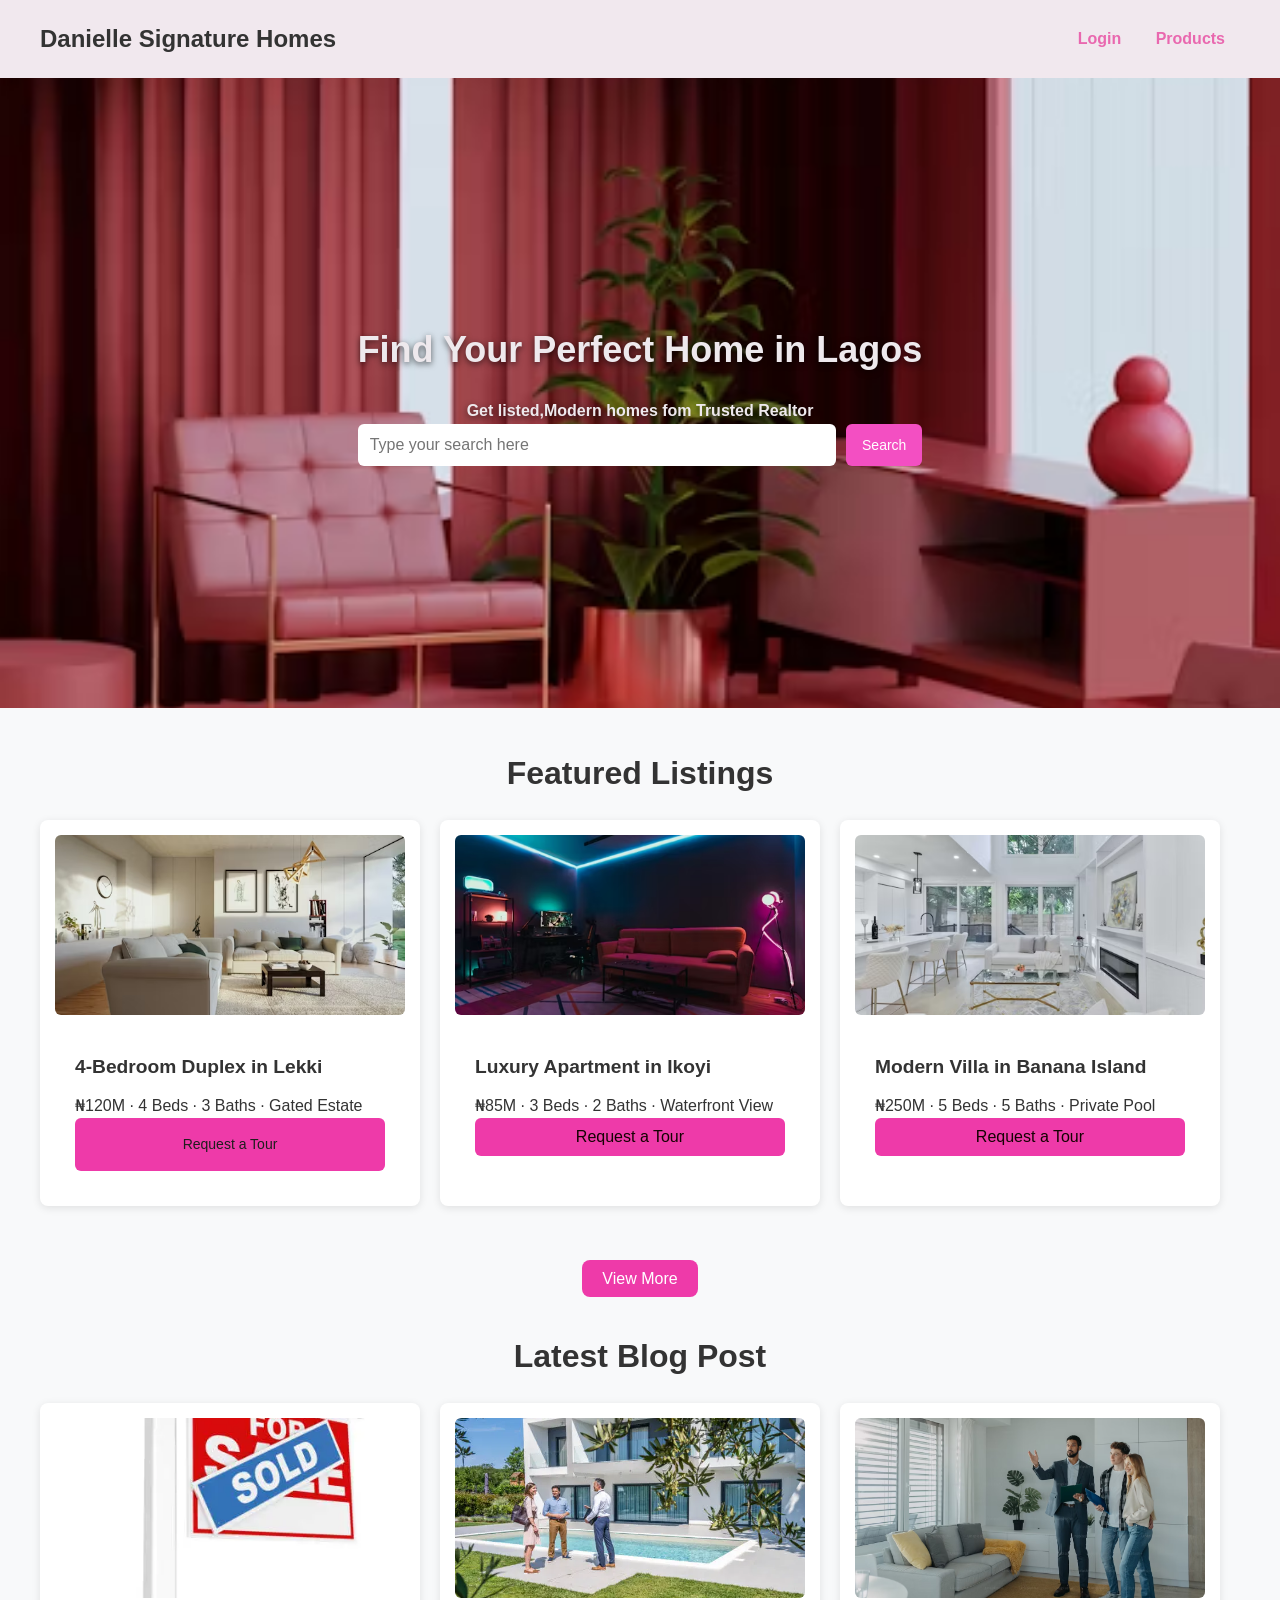
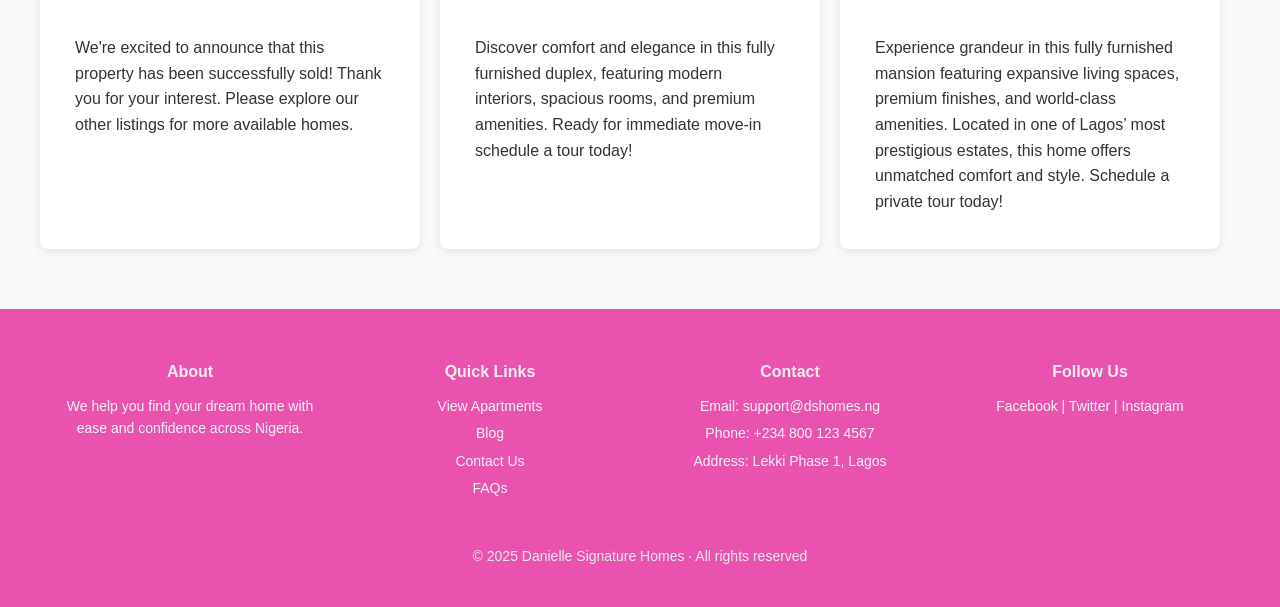
<file: index.html>
<!DOCTYPE html>
<html lang="en">

<head>
  <meta charset="UTF-8" />
  <meta name="viewport" content="width=device-width, initial-scale=1.0" />
  <title>Danielle Signature Homes</title>
  <link href="https://fonts.googleapis.com/css2?family=Poppins:wght@400;600&display=swap" rel="stylesheet">
  <link rel="stylesheet" href="style.css" />
</head>

<body>
  <header>
    <h2>Danielle Signature Homes</h2>
    <nav>
      <a href="login.html">Login</a>
      <a href="product.html">Products</a>
    </nav>
  </header>

  <section class="hero">
    <div class="hero-overlay">
      <h1>Find Your Perfect Home in Lagos</h1>
      <h4>Get listed,Modern homes fom Trusted Realtor</h4>

      <form class="search-form">
        <input type="text" placeholder="Type your search here" />
        <button type="submit">Search</button>
      </form>
    </div>
  </section>




  <h2 class="section-title">Featured Listings</h2>
  <section class="properties">
    <div class="listing-grid">
      <div class="listing-card">
        <img src="./images/1st page.avif" class="card-img-top" alt="Property">
        <div class="card-content">
          <h3>4-Bedroom Duplex in Lekki</h3>
          <p>₦120M · 4 Beds · 3 Baths · Gated Estate</p>
          <a href="products.html" class="btn"> Request a Tour</a>
        </div>
      </div>


      <div class="listing-card">
        <img src="./images/2nd pic.avif" class="card-img-top" alt="Property">
        <div class="card-content">
          <h3>Luxury Apartment in Ikoyi</h3>
          <p>₦85M · 3 Beds · 2 Baths · Waterfront View</p>
          <button>Request a Tour</button>
        </div>
      </div>

      <div class="listing-card">
        <img src="./images/high class.avif" class="card-img-top" alt="Property">
        <div class="card-content">
          <h3>Modern Villa in Banana Island</h3>
          <p>₦250M · 5 Beds · 5 Baths · Private Pool</p>
          <button>Request a Tour</button>
        </div>

      </div>

  </section>

  <div class="view-more-container">
    <a href="apartment.html" class="btn-more">View More</a>
  </div>


  <h2 class="section-title">Latest Blog Post</h2>
  <section class="properties">
    <div class="listing-grid">
      <div class="listing-card">
        <img src="./images/sold out.webp" class="card-img-top" alt="Property">
        <div class="card-content">
          <p>We're excited to announce that this property has been successfully sold! Thank you for your interest.
            Please explore our other listings for more available homes.</p>
        </div>
      </div>


      <div class="listing-card">
        <img src="./images/realtor.webp" class="card-img-top" alt="Property">
        <div class="card-content">
          <p>Discover comfort and elegance in this fully furnished duplex, featuring modern interiors, spacious rooms,
            and premium amenities. Ready for immediate move-in schedule a tour today!</p>
        </div>
      </div>

      <div class="listing-card">
        <img src="./images/realtor 2.avif" class="card-img-top" alt="Property">
        <div class="card-content">
          <p>Experience grandeur in this fully furnished mansion featuring expansive living spaces, premium finishes,
            and world-class amenities. Located in one of Lagos’ most prestigious estates, this home offers unmatched
            comfort and style. Schedule a private tour today!</p>
        </div>

      </div>

  </section>



  <footer class="site-footer">
    <div class="footer-columns">
      <div class="footer-column">
        <h4>About</h4>
        <p>We help you find your dream home with ease and confidence across Nigeria.</p>
      </div>

      <div class="footer-column">
        <h4>Quick Links</h4>
        <p>View Apartments</p>
        <p>Blog</p>
        <p>Contact Us</p>
        <p>FAQs</p>
      </div>

      <div class="footer-column">
        <h4>Contact</h4>
        <p>Email: support@dshomes.ng</p>
        <p>Phone: +234 800 123 4567</p>
        <p>Address: Lekki Phase 1, Lagos</p>
      </div>

      <div class="footer-column">
        <h4>Follow Us</h4>
        <p>Facebook | Twitter | Instagram</p>
      </div>
    </div>

    <div class="footer-bottom">
      &copy; 2025 Danielle Signature Homes · All rights reserved
    </div>
  </footer>


  <div id="emailPopup" class="modal-overlay">
    <div class="modal">

      <div class="modal-left">
        <h2 class="text-3xl font-extrabold text-gray-800 mb-4 leading-tight">
          BE THE FIRST TO KNOW ABOUT NEW PRODUCTS AND DEALS
        </h2>
        <p class="text-gray-700 mb-6">Sign up to receive our email newsletters!</p>
        <input type="email" placeholder="Email" class="email-input mb-4" />
        <button class="continue-button">Continue</button>
      </div>

      <div class="modal-right">
        <img src="./images/house.avif" alt="Eight Ounce Products" class="rounded-lg object-cover">
        <button id="closePopup" class="close-button" aria-label="Close pop-up">
          &times;
        </button>
    </div>
  </div>

  <script src="script.js"></script>
</body>

</html>
</file>
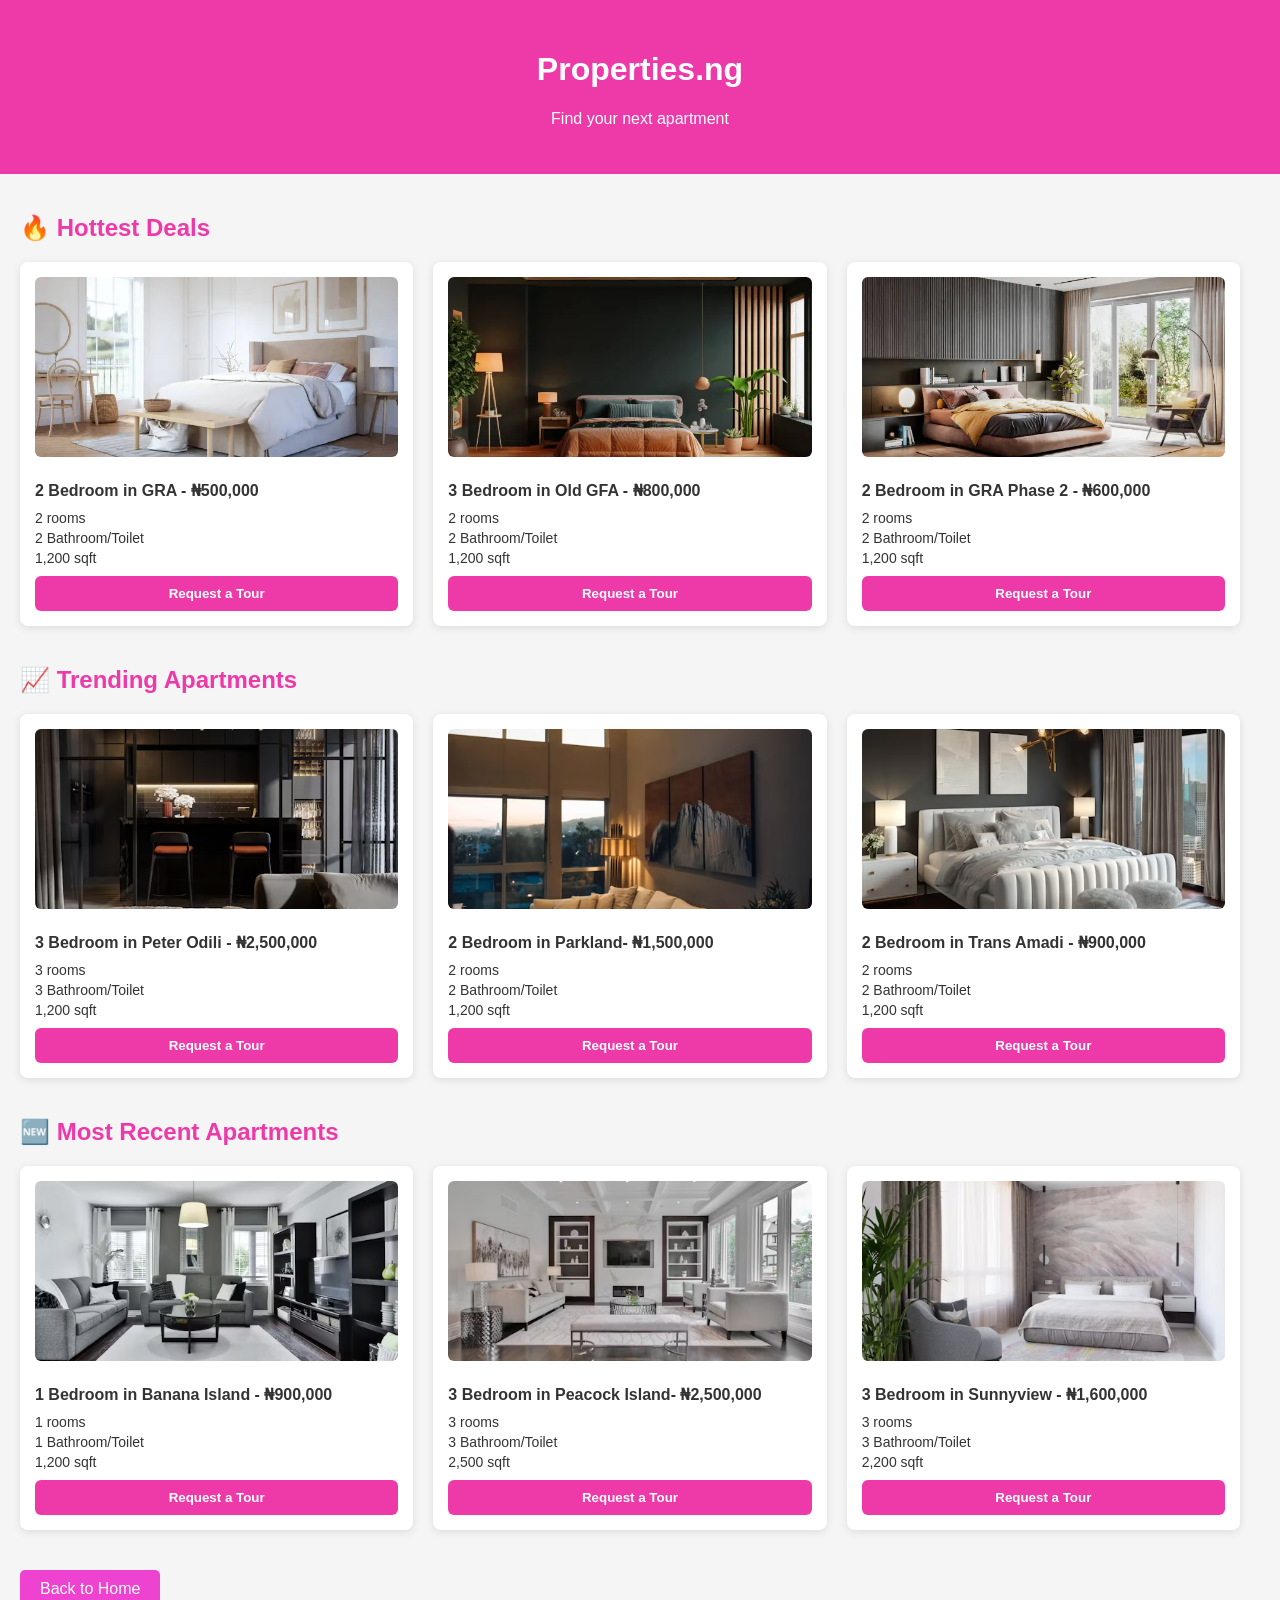
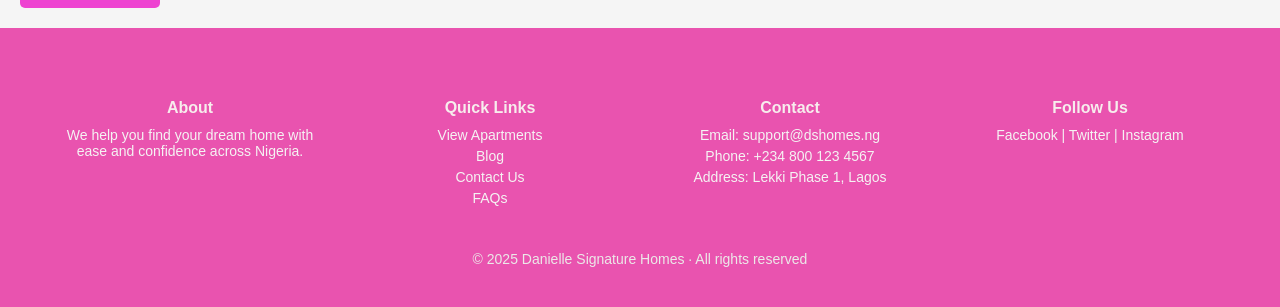
<file: apartment.html>
<!DOCTYPE html>
<html lang="en">

<head>
    <meta charset="UTF-8" />
    <meta name="viewport" content="width=device-width, initial-scale=1.0" />
    <title>Apartment Listings</title>
    <link rel="stylesheet" href="apartment.css" />
</head>

<body>
    <header>
        <h1>Properties.ng</h1>
        <p>Find your next apartment</p>
    </header>

    <main>
        <section class="listing-section">
            <h2>🔥 Hottest Deals</h2>
            <div class="listing-grid">
                <div class="listing-card">
                    <img src="./images/1 bedroom.webp" alt="Rumuigbo apartment" />
                    <h3>2 Bedroom in GRA - ₦500,000</h3>
                    <ul>
                        <li>2 rooms</li>
                        <li>2 Bathroom/Toilet</li>
                        <li>1,200 sqft</li>
                    </ul>
                    <button>Request a Tour</button>
                </div>

                <div class="listing-card">
                    <img src="./images/2 bedroom.webp" alt="Rumuola apartment" />
                    <h3>3 Bedroom in Old GFA - ₦800,000</h3>
                    <ul>
                        <li>2 rooms</li>
                        <li>2 Bathroom/Toilet</li>
                        <li>1,200 sqft</li>
                    </ul>
                    <button>Request a Tour</button>
                </div>

                <div class="listing-card">
                    <img src="./images/3 bedroom.webp" alt="Rumukuta apartment" />
                    <h3>2 Bedroom in GRA Phase 2 - ₦600,000</h3>
                    <ul>
                        <li>2 rooms</li>
                        <li>2 Bathroom/Toilet</li>
                        <li>1,200 sqft</li>
                    </ul>
                    <button>Request a Tour</button>
                </div>
            </div>
        </section>

        <section class="listing-section">
            <h2>📈 Trending Apartments</h2>
            <div class="listing-grid">
                <div class="listing-card">
                    <img src="./images/1 bed apartment.avif" alt="Rupokwu apartment" />
                    <h3>3 Bedroom in Peter Odili - ₦2,500,000</h3>
                    <ul>
                        <li>3 rooms</li>
                        <li>3 Bathroom/Toilet</li>
                        <li>1,200 sqft</li>
                    </ul>
                    <button>Request a Tour</button>
                </div>
                <div class="listing-card">
                    <img src="./images/2 bed apartment.avif" alt="Rumuekini apartment" />
                    <h3>2 Bedroom in Parkland- ₦1,500,000</h3>
                    <ul>
                        <li>2 rooms</li>
                        <li>2 Bathroom/Toilet</li>
                        <li>1,200 sqft</li>
                    </ul>
                    <button>Request a Tour</button>
                </div>
                <div class="listing-card">
                    <img src="./images/3 bed apartment.avif" alt="Trans Amadi apartment" />
                    <h3>2 Bedroom in Trans Amadi - ₦900,000</h3>
                    <ul>
                        <li>2 rooms</li>
                        <li>2 Bathroom/Toilet</li>
                        <li>1,200 sqft</li>
                    </ul>
                    <button>Request a Tour</button>
                </div>
            </div>
        </section>

        <section class="listing-section">
            <h2>🆕 Most Recent Apartments</h2>
            <div class="listing-grid">
                <div class="listing-card">
                    <img src="./images/2s bed apartment.avif" alt="Eneka apartment" />
                    <h3>1 Bedroom in Banana Island - ₦900,000</h3>
                    <ul>
                        <li>1 rooms</li>
                        <li>1 Bathroom/Toilet</li>
                        <li>1,200 sqft</li>
                    </ul>
                    <button>Request a Tour</button>
                </div>
                <div class="listing-card">
                    <img src="./images/3s bed  apartment.avif" alt="Rumuola apartment" />
                    <h3>3 Bedroom in Peacock Island- ₦2,500,000</h3>
                    <ul>
                        <li>3 rooms</li>
                        <li>3 Bathroom/Toilet</li>
                        <li>2,500 sqft</li>
                    </ul>
                    <button>Request a Tour</button>
                </div>
                <div class="listing-card">
                    <img src="./images/self contain.avif" alt="Rumukuta apartment" />
                    <h3>3 Bedroom in Sunnyview - ₦1,600,000</h3>
                    <ul>
                        <li>3 rooms</li>
                        <li>3 Bathroom/Toilet</li>
                        <li>2,200 sqft</li>
                    </ul>
                    <button>Request a Tour</button>
                </div>
            </div>

        

        </section>
        <a href="index.html" class="btn"> Back to Home</a>
    </main>

   

     <footer class="site-footer">
  <div class="footer-columns">
    <div class="footer-column">
      <h4>About</h4>
      <p>We help you find your dream home with ease and confidence across Nigeria.</p>
    </div>

    <div class="footer-column">
      <h4>Quick Links</h4>
      <p>View Apartments</p>
      <p>Blog</p>
      <p>Contact Us</p>
      <p>FAQs</p>
    </div>

    <div class="footer-column">
      <h4>Contact</h4>
      <p>Email: support@dshomes.ng</p>
      <p>Phone: +234 800 123 4567</p>
      <p>Address: Lekki Phase 1, Lagos</p>
    </div>

    <div class="footer-column">
      <h4>Follow Us</h4>
      <p>Facebook | Twitter | Instagram</p>
    </div>
  </div>

  <div class="footer-bottom">
    &copy; 2025 Danielle Signature Homes · All rights reserved
  </div>
 </footer>
</body>

</html>
</file>
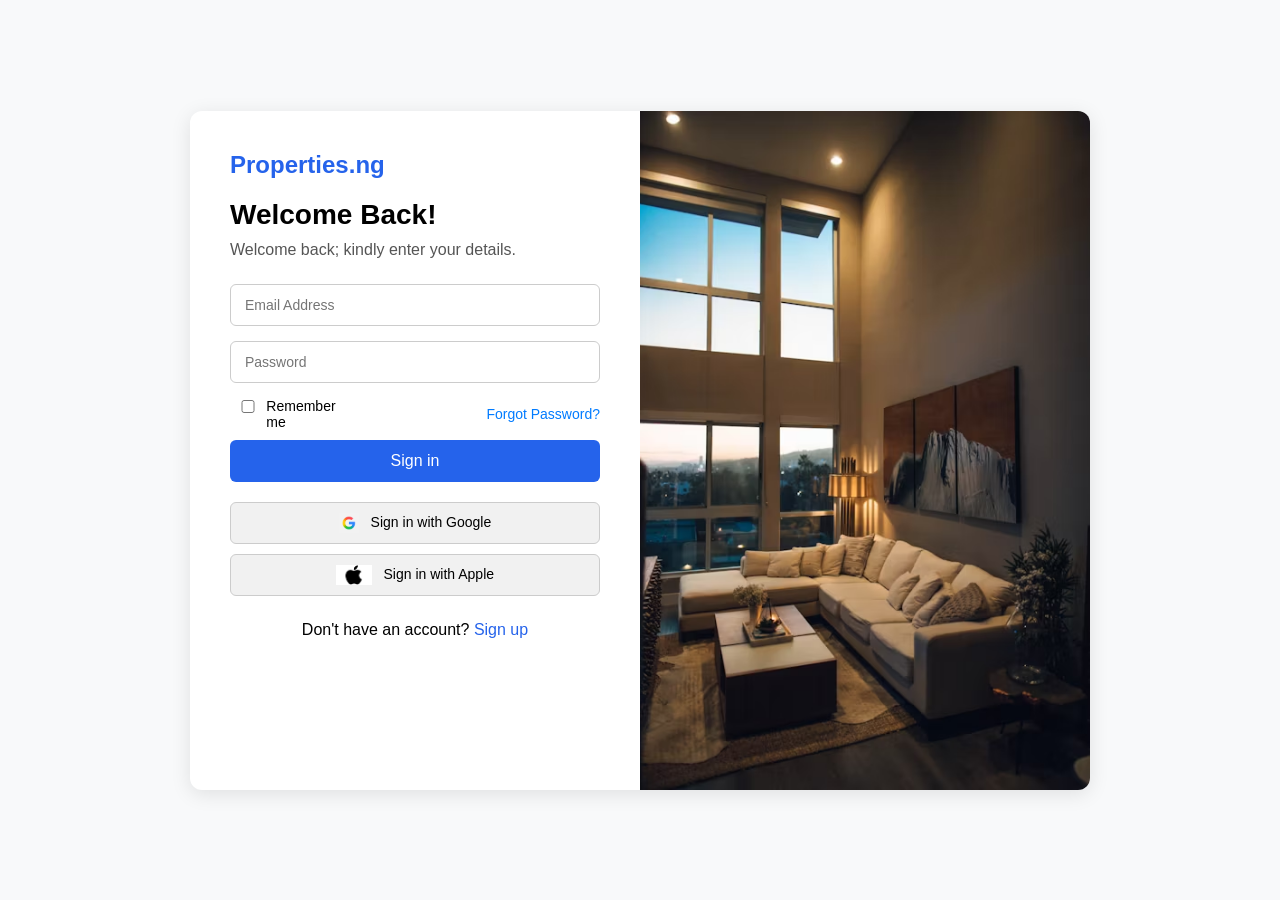
<file: login.html>
<!DOCTYPE html>
<html lang="en">

<head>
  <meta charset="UTF-8" />
  <meta name="viewport" content="width=device-width, initial-scale=1.0" />
  <title>Login | Properties.ng</title>
  <link rel="stylesheet" href="login.css " />

</head>

<body>
  <div class="container">
    <div class="flex" style="display: flex;">
      <div class="login-box">
        <div class="logo">Properties.ng</div>
        <h2>Welcome Back!</h2>
        <p>Welcome back; kindly enter your details.</p>
        <form>
          <input type="email" placeholder="Email Address" required />
          <input type="password" placeholder="Password" required />
          <div class="options">
            <label><input type="checkbox" />Remember me</label>
            <a href="#">Forgot Password?</a>
          </div>
          <button type="submit">Sign in</button>
          <div class="social-login">
            <button type="button">
              <img src="./images/google logo.jpeg" alt="Google logo"
                style="height:20px; vertical-align:middle; margin-right:8px;" />
              Sign in with Google
            </button>
            <button type="button">
              <img src="./images/apple logo.png" alt="Apple logo"
                style="height:20px; vertical-align:middle; margin-right:8px;" />
              Sign in with Apple
            </button>
          </div>
          <div class="signup">
            Don't have an account? <a href="#">Sign up</a>
          </div>
        </form>
      </div>
      <div class="right"><img src="./images/loginn.avif"/></div>
    </div>
</body>

</html>
</file>
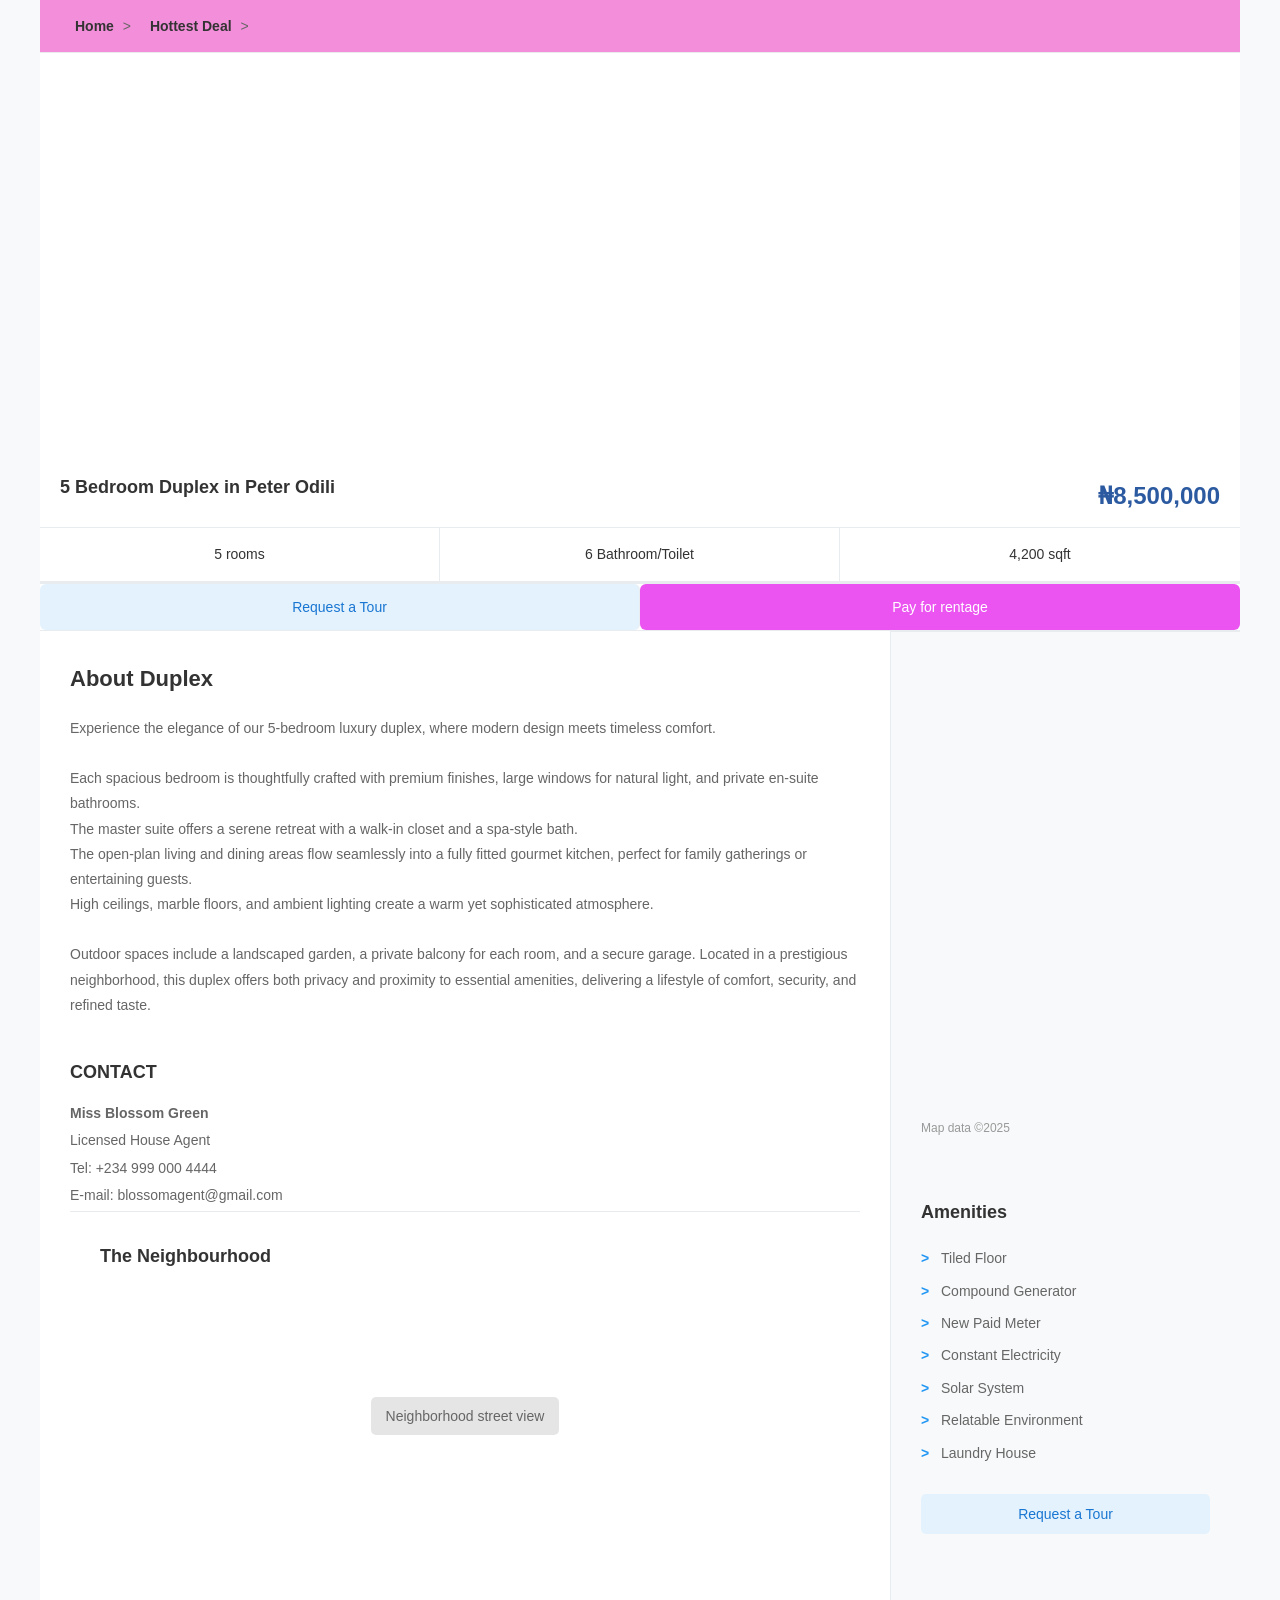
<file: product.html>
<!DOCTYPE html>
<html lang="en">
<head>
    <meta charset="UTF-8">
    <meta name="viewport" content="width=device-width, initial-scale=1.0">
    <title>Real Estate Listing</title>
    <link rel="stylesheet" href="style.css">
</head>
<body>
    <div class="container">
        
        <nav class="nav">
            <div class="nav-links">
                <a href="index.html">Home</a> > <a href="apartment.html">Hottest Deal</a> >
            </div>
        </nav>

        
        <div class="hero-image"></div>

        
        <div class="property-header">
            <h1 class="property-title">5 Bedroom Duplex in Peter Odili </h1>
            <div class="property-price">₦8,500,000</div>
        </div>

        
        <div class="property-details">
            <div class="detail-item">5 rooms</div>
            <div class="detail-item">6 Bathroom/Toilet</div>
            <div class="detail-item">4,200 sqft</div>
        </div>

        
        <div class="action-buttons">
            <button class="btn btn-outline">Request a Tour</button>
            <button class="btn btn-primary">Pay for rentage</button>
        </div>

        
        <div class="main-content">
            <div class="content-left">
                
                <section class="about-section">
                    <h2>About Duplex</h2>
                    <div class="about-text">
                        Experience the elegance of our 5-bedroom luxury duplex, where modern design meets timeless comfort.<br><br>
                        
                        Each spacious bedroom is thoughtfully crafted with premium finishes, large windows for natural light, and private en-suite bathrooms.<br>
                        The master suite offers a serene retreat with a walk-in closet and a spa-style bath.<br>
                        The open-plan living and dining areas flow seamlessly into a fully fitted gourmet kitchen, perfect for family gatherings or entertaining guests. <br>
                        High ceilings, marble floors, and ambient lighting create a warm yet sophisticated atmosphere.<br><br>
                        
                        Outdoor spaces include a landscaped garden, a private balcony for each room, and a secure garage. Located in a prestigious neighborhood, this duplex offers both privacy and proximity to essential amenities, delivering a lifestyle of comfort, security, and refined taste.
                    </div>
                </section>

                
                <section class="contact-section">
                    <h3>CONTACT</h3>
                    <div class="contact-info">
                        <div><strong>Miss Blossom Green</strong></div>
                        <div>Licensed House Agent</div>
                        <div>Tel: +234 999 000 4444</div>
                        <div>E-mail: blossomagent@gmail.com</div>
                    </div>
                </section>

                
                <section class="neighborhood-section">
                    <h3>The Neighbourhood</h3>
                    <div class="neighborhood-image"></div>
                </section>
            </div>

            <div class="content-right">
              
                <section class="map-section">
                    <div class="map-container"></div>
                    <iframe src="https://www.google.com/maps/embed?pb=!1m18!1m12!1m3!1d496.97956339057646!2d7.0461944456258445!3d4.798104774683191!2m3!1f0!2f0!3f0!3m2!1i1024!2i768!4f13.1!3m3!1m2!1s0x1069cd3bd2b509a5%3A0x190e3948177ed028!2sLivinchun%20supermarket!5e0!3m2!1sen!2sng!4v1755093261495!5m2!1sen!2sng" height="450" style="border:0; width: 100%;" allowfullscreen="" loading="lazy" referrerpolicy="no-referrer-when-downgrade">"</iframe>
                    <div class="map-credit">Map data ©2025</div>
                </section>

                
                <section class="amenities-section">
                    <h3>Amenities</h3>
                    <ul class="amenities-list">
                        <li>Tiled Floor</li>
                        <li>Compound Generator</li>
                        <li>New Paid Meter</li>
                        <li>Constant Electricity</li>
                        <li>Solar System</li>
                        <li>Relatable Environment</li>
                        <li>Laundry House</li>
                    </ul>
                    <button class="amenities-btn">Request a Tour</button>
                </section>
            </div>
        </div>
    </div>

    <script src="script.js"></script>
</body>
</html>
</file>
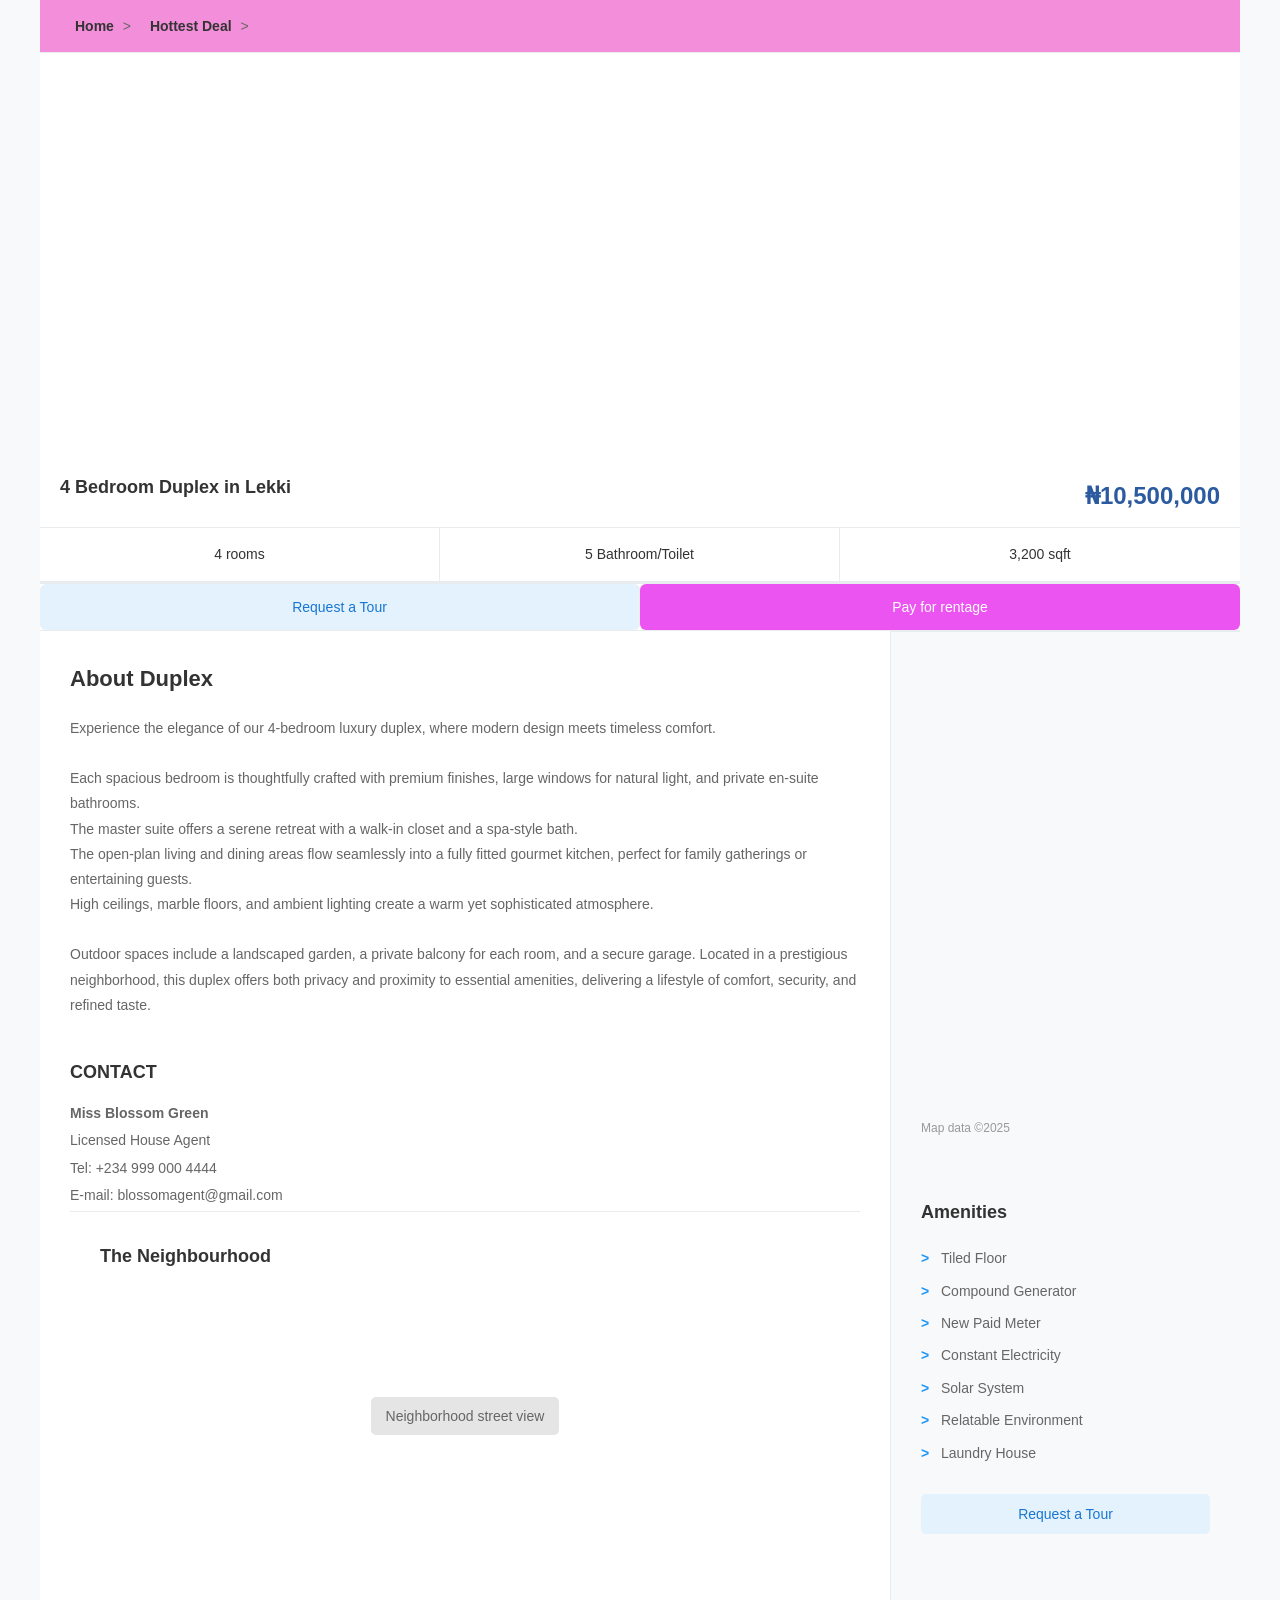
<file: products.html>
<!DOCTYPE html>
<html lang="en">
<head>
    <meta charset="UTF-8">
    <meta name="viewport" content="width=device-width, initial-scale=1.0">
    <title>Real Estate Listing</title>
    <link rel="stylesheet" href="style.css">
</head>
<body>
    <div class="container">
        
        <nav class="nav">
            <div class="nav-links">
                <a href="index.html">Home</a> > <a href="apartment.html">Hottest Deal</a> >
            </div>
        </nav>

        
        <div class="hero-image"></div>

        
        <div class="property-header">
            <h1 class="property-title">4 Bedroom Duplex in Lekki </h1>
            <div class="property-price">₦10,500,000</div>
        </div>

        
        <div class="property-details">
            <div class="detail-item">4 rooms</div>
            <div class="detail-item">5 Bathroom/Toilet</div>
            <div class="detail-item">3,200 sqft</div>
        </div>

        
        <div class="action-buttons">
            <button class="btn btn-outline">Request a Tour</button>
            <button class="btn btn-primary">Pay for rentage</button>
        </div>

        
        <div class="main-content">
            <div class="content-left">
                
                <section class="about-section">
                    <h2>About Duplex</h2>
                    <div class="about-text">
                        Experience the elegance of our 4-bedroom luxury duplex, where modern design meets timeless comfort.<br><br>
                        
                        Each spacious bedroom is thoughtfully crafted with premium finishes, large windows for natural light, and private en-suite bathrooms.<br>
                        The master suite offers a serene retreat with a walk-in closet and a spa-style bath.<br>
                        The open-plan living and dining areas flow seamlessly into a fully fitted gourmet kitchen, perfect for family gatherings or entertaining guests. <br>
                        High ceilings, marble floors, and ambient lighting create a warm yet sophisticated atmosphere.<br><br>
                        
                        Outdoor spaces include a landscaped garden, a private balcony for each room, and a secure garage. Located in a prestigious neighborhood, this duplex offers both privacy and proximity to essential amenities, delivering a lifestyle of comfort, security, and refined taste.
                    </div>
                </section>

                
                <section class="contact-section">
                    <h3>CONTACT</h3>
                    <div class="contact-info">
                        <div><strong>Miss Blossom Green</strong></div>
                        <div>Licensed House Agent</div>
                        <div>Tel: +234 999 000 4444</div>
                        <div>E-mail: blossomagent@gmail.com</div>
                    </div>
                </section>

                
                <section class="neighborhood-section">
                    <h3>The Neighbourhood</h3>
                    <div class="neighborhood-image"></div>
                </section>
            </div>

            <div class="content-right">
              
                <section class="map-section">
                    <iframe src="https://www.google.com/maps/embed?pb=!1m18!1m12!1m3!1d7951.767381047835!2d7.037842512074307!3d4.789997300292257!2m3!1f0!2f0!3f0!3m2!1i1024!2i768!4f13.1!3m3!1m2!1s0x1069cc578b287b07%3A0xd9b4b1491ad4a92c!2sRoyal%20Palm%20Estate!5e0!3m2!1sen!2sng!4v1755165957832!5m2!1sen!2sng" height="450" style="border:0; width: 100%;" allowfullscreen="" loading="lazy" referrerpolicy="no-referrer-when-downgrade"></iframe>
                    <div class="map-credit">Map data ©2025</div>
                </section>

                
                <section class="amenities-section">
                    <h3>Amenities</h3>
                    <ul class="amenities-list">
                        <li>Tiled Floor</li>
                        <li>Compound Generator</li>
                        <li>New Paid Meter</li>
                        <li>Constant Electricity</li>
                        <li>Solar System</li>
                        <li>Relatable Environment</li>
                        <li>Laundry House</li>
                    </ul>
                    <button class="amenities-btn">Request a Tour</button>
                </section>
            </div>
        </div>
    </div>

    <script src="script.js"></script>
</body>
</html>
</file>
<file: style.css>
* {
  box-sizing: border-box;
  margin: 0;
  padding: 0;
}

body {
  font-family: Arial, Helvetica, sans-serif;
  background-color: #f9f9f9;
  color: #d6439e;
}

header {
  background-color: #f1e8ee;
  padding: 20px 40px;
  display: flex;
  justify-content: space-between;
  align-items: center;
  box-shadow: 0 2px 4px rgba(0,0,0,0.1);
}

nav a {
  margin: 0 15px;
  text-decoration: none;
  color: #e968af;
  font-weight: 600;
}

.hero {
  background:url(./images/find\ your\ new\ home.avif) center/cover no-repeat;
  height: 70vh;
  display: flex;
  align-items: center;
  justify-content: center;
  color: rgb(238, 233, 237);
  text-shadow: 0 2px 6px rgba(0,0,0,0.6);
}

.hero h1 {
  font-size: 2rem;
  text-align: center;
}

.hero-overlay {
  text-align: center;
  /*background-color: rgba(0, 0, 0, 0.5); /* dark overlay */
  padding: 40px;
  border-radius: 10px;
}

.hero-overlay h1 {
  font-size: 36px;
  margin-bottom: 20px;
}

.search-form {
  display: flex;
  justify-content: center;
  gap: 10px;
}

.search-form input {
  padding: 12px;
  width: 90%;
  border: none;
  border-radius: 6px;
  font-size: 16px;
}

.search-form button {
  padding: 8px 16px;
  background-color: #f34fc2;
  border: none;
  border-radius: 6px;
  color: white;
  font-size: 14px;
  cursor: pointer;
}

.section-title {
  text-align: center;
  margin: 40px 0 20px;
  font-size: 2rem;
  font-weight: 600;
}

.properties {
  display: grid;
  grid-template-columns: repeat(auto-fit, minmax(300px, 1fr));
  gap: 30px;
  padding: 0 40px 60px;
}


.card:hover {
  transform: translateY(-5px);
}

.card img {
  width: 100%;
  height: 200px; 
  object-fit: cover; 
  display: block;
}

.card-content {
  padding: 20px;
  flex-grow: 1;
  display: flex;
  flex-direction: column;
  justify-content: space-between;
}

.card-content h3 {
  margin-bottom: 10px;
  font-size: 1.2rem;
}


.listing-grid {
  display: flex;
  flex-wrap: wrap;
  gap: 20px;
}

.listing-card {
  background-color: white;
  border-radius: 8px;
  box-shadow: 0 2px 8px rgba(0,0,0,0.1);
  width: calc(33.333% - 20px);
  padding: 15px;
  box-sizing: border-box;
}

.listing-card img {
  width: 100%;
  height: 180px;
  object-fit: cover;
  border-radius: 6px;
  margin-bottom: 10px;
}

button {
  padding: 10px 20px;
  background-color: #ee3aa9;
  text-align: center;
  color: rgb(20, 2, 2);
  border: none;
  border-radius: 6px;
  font-size: 16px;
  cursor: pointer;
  transition: background-color 0.3s ease;
}


.btn {  
  padding: 10px 20px; 
  background-color: #ee3aa9; 
  color: rgb(31, 29, 29); 
  text-decoration: none; 
  text-align: center; 
  border: none; 
  border-radius: 6px; 
  font-size: 18px;
}

.btn:hover {
  background-color:#ee3aa9;
}

.view-more-container {
  text-align: center;
  margin-top: 20px 0;
}

.btn-more{
  background: #ee3aa9;
  color: #fff;
  padding: 10px 20px;
  text-decoration: none;
  border-radius: 8px;
}


footer {
  background-color: #ee3aa9;
  color: #fff;
  text-align: center;
  padding: 20px;
}

.site-footer {
  background-color: #e953af;
  padding: 40px 20px;
  font-family: Arial, sans-serif;
}

.footer-columns {
  display: flex;
  justify-content: space-between;
  flex-wrap: wrap;
  max-width: 1200px;
  margin: auto;
}

.footer-column {
  flex: 1;
  min-width: 200px;
  margin: 10px;
}

.footer-column h4 {
  margin-bottom: 10px;
  font-size: 16px;
  color: #f7eded;
}

.footer-column p {
  margin: 5px 0;
  color: #f5f3f3;
  font-size: 14px;
}

.footer-bottom {
  text-align: center;
  margin-top: 30px;
  font-size: 14px;
  color: #ece8e8;
}


/*product*/

* {
    margin: 0;
    padding: 0;
    box-sizing: border-box;
}

body {
    font-family: -apple-system, BlinkMacSystemFont, 'Segoe UI', Roboto, Oxygen, Ubuntu, Cantarell, sans-serif;
    line-height: 1.6;
    color: #333;
    background-color: #f8f9fa;
}

.container {
    max-width: 1200px;
    margin: 0 auto;
    background: white;
}

/* Navigation */
.nav {
    padding: 15px 20px;
    border-bottom: 1px solid #e9ecef;
    background: rgb(243, 143, 218);
}

.nav-links {
    font-size: 14px;
    color: #666;
}

.nav-links a {
    color: #333;
    text-decoration: none;
    margin-right: 5px;
}

/* Hero Image */
.hero-image {
  position: relative;
  height: 400px;
  background: linear-gradient(135deg, #f5f7fa 0%, #c3cfe2 100%);
  display: flex;
  align-items: center;
  justify-content: center;
  color: #666;
  font-size: 18px;
}

.hero-image::after {
    content: n;
    position: absolute;
    background: rgba(0,0,0,0.1);
    padding: 10px 20px;
    border-radius: 5px;
}

/* Property Info Bar */
.property-header {
    padding: 20px;
    border-bottom: 1px solid #e9ecef;
}

.property-title {
    font-size: 18px;
    font-weight: 600;
    margin-bottom: 5px;
}

.property-price {
    font-size: 24px;
    font-weight: 700;
    color: #2c5aa0;
    float: right;
    margin-top: -30px;
}

/* Property Details Grid */
.property-details {
    display: grid;
    grid-template-columns: 1fr 1fr 1fr;
    border-bottom: 3px solid #e9ecef;
}

.detail-item {
    padding: 15px 20px;
    text-align: center;
    border-right: 1px solid #e9ecef;
    font-size: 14px;
    font-weight: 500;
}

.detail-item:last-child {
    border-right: none;
}

/* Action Buttons */
.action-buttons {
    display: grid;
    grid-template-columns: 1fr 1fr;
    border-bottom: 1px solid #e9ecef;
}

.btn {
    padding: 15px 20px;
    border: none;
    font-size: 14px;
    font-weight: 500;
    cursor: pointer;
    transition: background-color 0.3s;
}

.btn-outline {
    background: #e3f2fd;
    color: #1976d2;
    border-right: 1px solid #e9ecef;
}

.btn-outline:hover {
    background: #bbdefb;
}

.btn-primary {
    background: #ec54f1;
    color: white;
}

.btn-primary:hover {
    background: #d463eb;
}

/* Main Content */
.main-content {
    display: grid;
    grid-template-columns: 1fr 350px;
    gap: 0;
}

.content-left {
    padding: 30px;
}

.content-right {
    background: #f8f9fa;
    border-left: 1px solid #e9ecef;
}

/* About Section */
.about-section h2 {
    font-size: 22px;
    font-weight: 700;
    margin-bottom: 20px;
}

.about-text {
    font-size: 14px;
    line-height: 1.8;
    color: #666;
    margin-bottom: 25px;
}

/* Contact Section */
.contact-section {
    margin-top: 40px;
}

.contact-section h3 {
    font-size: 18px;
    font-weight: 700;
    margin-bottom: 15px;
}

.contact-info {
    font-size: 14px;
    line-height: 1.6;
    color: #666;
}

.contact-info div {
    margin-bottom: 5px;
}

/* Map Section */
.map-section {
    padding: 30px;
    border-top: 1px solid #e9ecef;
}





.map-credit {
    font-size: 12px;
    color: #999;
}


.amenities-section {
    padding: 30px;
}

.amenities-section h3 {
    font-size: 18px;
    font-weight: 700;
    margin-bottom: 20px;
}

.amenities-list {
    list-style: none;
}

.amenities-list li {
    font-size: 14px;
    color: #666;
    margin-bottom: 10px;
    padding-left: 20px;
    position: relative;
}

.amenities-list li::before {
    content: ">";
    position: absolute;
    left: 0;
    color: #2196f3;
    font-weight: bold;
}

.amenities-btn {
    width: 100%;
    padding: 12px;
    background: #e3f2fd;
    color: #1976d2;
    border: none;
    border-radius: 5px;
    font-size: 14px;
    font-weight: 500;
    cursor: pointer;
    margin-top: 20px;
    transition: background-color 0.3s;
}

.amenities-btn:hover {
    background: #bbdefb;
}


.neighborhood-section {
    padding: 30px;
    border-top: 1px solid #e9ecef;
}

.neighborhood-section h3 {
    font-size: 18px;
    font-weight: 700;
    margin-bottom: 20px;
}

.neighborhood-image {
    width: 100%;
    height: 250px;
    background: linear-gradient(135deg, #f5f7fa 0%, #c3cfe2 100%);
    border-radius: 8px;
    display: flex;
    align-items: center;
    justify-content: center;
    color: #666;
    font-size: 14px;
}

.neighborhood-image::after {
    content: "Neighborhood street view";
    background: rgba(0,0,0,0.1);
    padding: 8px 15px;
    border-radius: 5px;
}


/* Responsive Design */
@media (max-width: 768px) {
    .main-content {
        grid-template-columns: 1fr;
    }
    
    .content-right {
        border-left: none;
        border-top: 1px solid #e9ecef;
    }
    
    .property-price {
        float: none;
        margin-top: 10px;
        display: block;
    }
    
    .action-buttons {
        grid-template-columns: 1fr;
    }
    
    .btn-outline {
        border-right: none;
        border-bottom: 1px solid #e9ecef;
    }

    .listing-card {
      width: calc(50% - 10px);
      padding: 10px;
    }
}

/*popup*/
.modal-overlay{
  width: 100%;
  height: 100%;
  margin: 0 auto;
  display: none;
  position: fixed;
  top: 0;
  left: 0;
  align-items: center;
  justify-content: center;
  z-index: 1000;
}


.modal {
  display: flex;
  flex-direction: row;
  width: 700px; /* fixed width for balance */
  background: white;
  border-radius: 10px;
  overflow: hidden;
    
}


.modal-left {
  flex: 1 ;
  padding: 30px;
  min-width: 50%;
  
}


.modal-right {
  position: relative;
  flex: 1;
  min-width: 50%;
}

.modal-right img {
    width: 100%;
    height: 100%;
    object-fit: cover;
}


.email-input {
    width: 100%;
    padding: 12px;
    border: 1px solid #ccc;
    border-radius: 6px;
}


.continue-button {
    background-color: #2563eb;
    color: white;
    padding: 12px 20px;
    border: none;
    border-radius: 6px;
    cursor: pointer;
    font-weight: bold;
}
.continue-button:hover {
    background-color: #1e40af;
}


.close-button {
    position: absolute;
    top: 10px; right: 10px;
    background: rgba(0,0,0,0.5);
    color: white;
    border: none;
    font-size: 24px;
    border-radius: 50%;
    width: 35px;
    height: 35px;
    cursor: pointer;
}
.close-button:hover {
    background: rgba(0,0,0,0.8);
}
</file>
<file: apartment.css>
body {
  margin: 0;
  font-family: 'Segoe UI', Tahoma, Geneva, Verdana, sans-serif;
  background-color: #f5f5f5;
  color: #333;
}

header {
  text-align:center  ;
  padding: 30px;
  background-color: #ee3aa9;
  color: white;
}

.btn {
  display: inline-block;
  padding: 10px 20px;
  background-color: #ee43d1;
  color: white;
  text-decoration: none;
  border-radius: 5px;
  font-size: 16px;
}

.btn:hover {
  background-color:  #ee43d1;
}


main {
  padding: 20px;
}

.listing-section {
  margin-bottom: 40px;
}

.listing-section h2 {
  margin-bottom: 20px;
  color: #ee3aa9;
}

.listing-grid {
  display: flex;
  flex-wrap: wrap;
  gap: 20px;
}

.listing-card {
  background-color: white;
  border-radius: 8px;
  box-shadow: 0 2px 8px rgba(0,0,0,0.1);
  width: calc(33.333% - 20px);
  padding: 15px;
  box-sizing: border-box;
}

.listing-card img {
  width: 100%;
  height: 180px;
  object-fit: cover;
  border-radius: 6px;
  margin-bottom: 10px;
}

.listing-card h3 {
  margin: 10px 0;
  font-size: 16px;
}

.listing-card ul {
  list-style: none;
  padding: 0;
  margin: 10px 0;
}

.listing-card ul li {
  font-size: 14px;
  margin-bottom: 4px;
}

.listing-card button {
  background-color: #ee3aa9;
  color: white;
  border: none;
  padding: 10px;
  width: 100%;
  border-radius: 6px;
  cursor: pointer;
  font-weight: bold;
}


footer {
  background-color: #ee3aa9;
  color: #fff;
  text-align: center;
  padding: 20px;
}

footer {
  background-color: #ee3aa9;
  color: #fff;
  text-align: center;
  padding: 20px;
}

.site-footer {
  background-color: #e953af;
  padding: 40px 20px;
  font-family: Arial, sans-serif;
}

.footer-columns {
  display: flex;
  justify-content: space-between;
  flex-wrap: wrap;
  max-width: 1200px;
  margin: auto;
}

.footer-column {
  flex: 1;
  min-width: 200px;
  margin: 10px;
}

.footer-column h4 {
  margin-bottom: 10px;
  font-size: 16px;
  color: #f7eded;
}

.footer-column p {
  margin: 5px 0;
  color: #f5f3f3;
  font-size: 14px;
}

.footer-bottom {
  text-align: center;
  margin-top: 30px;
  font-size: 14px;
  color: #ece8e8;
}

@media (max-width: 768px) {
  .listing-card {
      width: calc(50% - 10px);
      padding: 10px;
  }
}
</file>
<file: login.css>
* {
  margin: 0;
  padding: 0;
  box-sizing: border-box;
  font-family: 'Segoe UI', Tahoma, sans-serif;
}

body {
  background: #f8f9fa;
  display: flex;
  align-items: center;
  justify-content: center;
  min-height: 100vh;
}


.container {
  max-width: 900px;
  width: 100%;
  background: white;
  border-radius: 12px;
  box-shadow: 0 4px 20px rgba(0,0,0,0.1);
  overflow: hidden;
}


.flex {
  display: flex;
  flex-wrap: wrap;
}


.login-box {
  flex: 1 1 50%;
  padding: 40px;
}

.logo {
  font-size: 24px;
  font-weight: bold;
  color: #2563eb;
  margin-bottom: 20px;
}

.login-box h2 {
  font-size: 28px;
  margin-bottom: 10px;
}

.login-box p {
  color: #555;
  margin-bottom: 25px;
}


.login-box input {
  width: 100%;
  padding: 12px 14px;
  margin-bottom: 15px;
  border: 1px solid #ccc;
  border-radius: 6px;
  font-size: 14px;
}


.options {
    display: flex;
    justify-content: space-between;
    align-items: center;
    margin-bottom: 10px;
}

.options label {
    display: flex;
    align-items: center;
    font-size: 14px;
}

.options a {
    font-size: 14px;
    color: #007bff;
    text-decoration: none;
}


.login-box button[type="submit"] {
  background-color: #2563eb;
  color: white;
  padding: 12px;
  border: none;
  border-radius: 6px;
  cursor: pointer;
  width: 100%;
  font-size: 16px;
}

.login-box button[type="submit"]:hover {
  background-color: #1e40af;
}


.social-login {
  margin-top: 20px;
}

.social-login button {
  background-color: #f1f1f1;
  border: 1px solid #ccc;
  width: 100%;
  padding: 10px;
  border-radius: 6px;
  cursor: pointer;
  margin-bottom: 10px;
  font-size: 14px;
}

.social-login button:hover {
  background-color: #e5e5e5;
}


.signup {
  text-align: center;
  margin-top: 15px;
}

.signup a {
  color: #2563eb;
  text-decoration: none;
}

.signup a:hover {
  text-decoration: underline;
}


.right {
  flex: 1 1 50%;
}

.right img {
  width: 100%;
  height: 100%;
  object-fit: cover;
}


@media (max-width: 768px) {
  .right {
    display: none; /* Hide image on small screens */
  }
}
</file>
